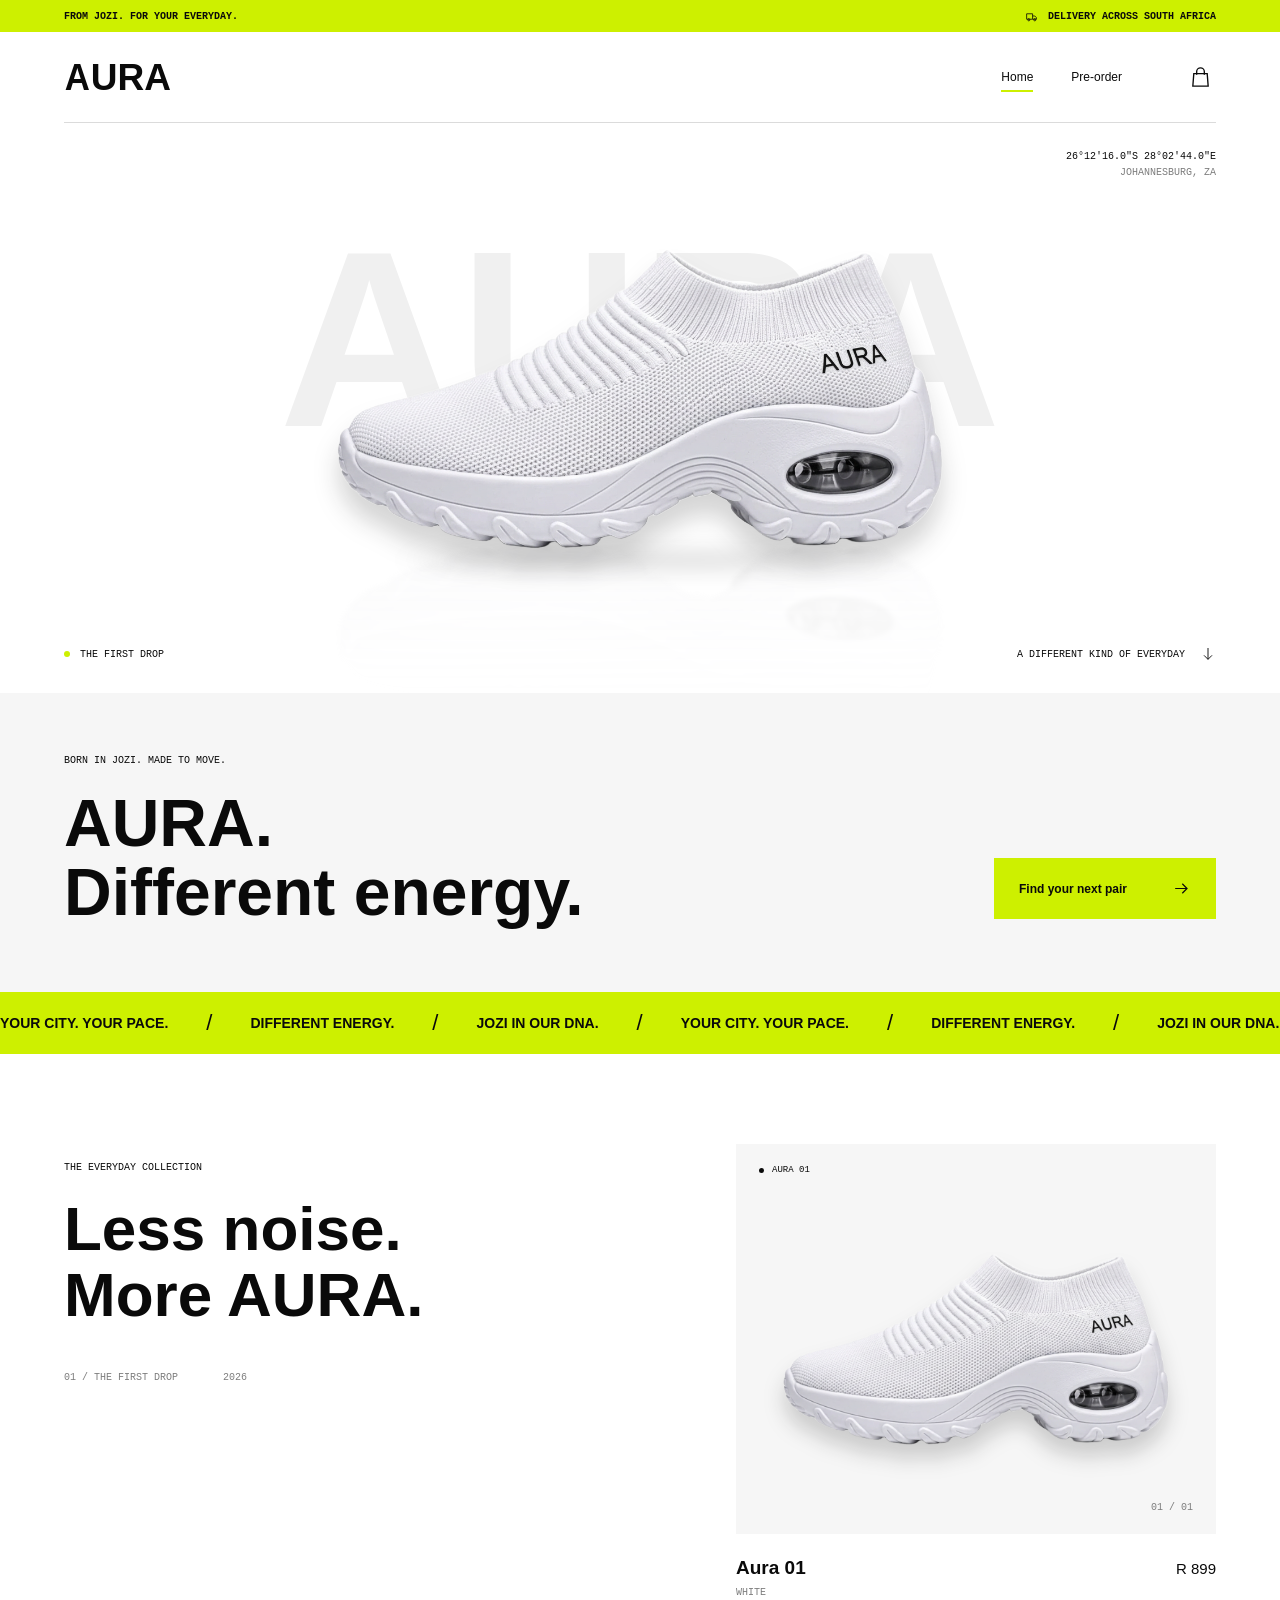
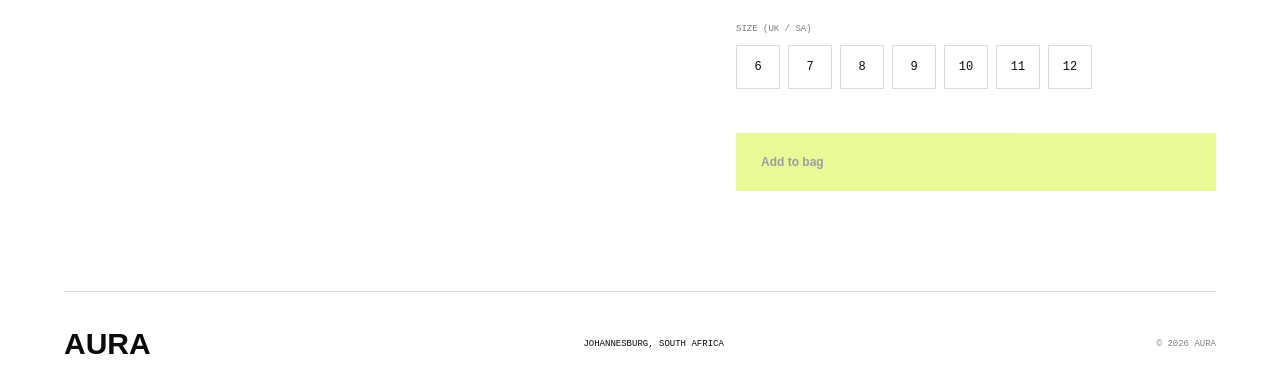
<file: index.html>
<!DOCTYPE html>
<html lang="en">
<head>
<meta charset="UTF-8"><meta name="viewport" content="width=device-width, initial-scale=1">
<title>AURA — Different energy. From Jozi.</title>
<meta name="description" content="Meet Aura 01. Different energy, from Johannesburg. R 899. Delivery across South Africa.">
<meta property="og:title" content="AURA — Different energy."><meta property="og:description" content="Meet Aura 01. From Jozi. For your everyday. R 899."><meta property="og:type" content="website"><meta name="twitter:card" content="summary_large_image">
<link rel="stylesheet" href="style.css"><script src="script.js" defer></script>
</head>
<body id="home">
<div class="announcement"><span>FROM JOZI. FOR YOUR EVERYDAY.</span><span><svg viewBox="0 0 24 24" fill="none" stroke="currentColor" stroke-width="1.5"><path d="M3 7h11v10H3zM14 11h4l3 3v3h-7"/><circle cx="7" cy="18" r="2"/><circle cx="18" cy="18" r="2"/></svg>DELIVERY ACROSS SOUTH AFRICA</span></div>
<header class="header"><a class="logo" href="#home"><span class="a">A</span>URA</a><nav><a href="#home">Home</a><a href="#collection">Pre-order</a></nav><a class="bag-button" href="cart.html" aria-label="Open bag" title="Bag"><svg viewBox="0 0 24 24" fill="none" stroke="currentColor" stroke-width="1.4"><path d="M5 8h14l1 13H4L5 8Z"/><path d="M8 9V6a4 4 0 0 1 8 0v3"/></svg><span class="bag-count" data-count="0">0</span></a></header>
<main>
<section class="hero">
<div class="coordinates">26°12′16.0″S 28°02′44.0″E<span>JOHANNESBURG, ZA</span></div>
<div class="watermark">AURA</div>
<div class="shoe-stage"><div class="ground-shadow"></div><div class="floating-shoe"><img class="shoe" data-sneaker alt="Aura 01" width="1264" height="848" draggable="false"><img class="reflection" data-sneaker alt="" width="1264" height="848" draggable="false"></div></div>
<div class="hero-bottom"><span class="drop-label">THE FIRST DROP</span><a class="scroll-link" href="#energy">A DIFFERENT KIND OF EVERYDAY<svg viewBox="0 0 24 24" fill="none" stroke="currentColor" stroke-width="1.4"><path d="M12 3v17M6 14l6 6 6-6"/></svg></a></div>
</section>
<section class="intro" id="energy"><div><p class="eyebrow">BORN IN JOZI. MADE TO MOVE.</p><h1>AURA.<span>Different energy.</span></h1></div><a href="#collection" class="cta">Find your next pair<svg viewBox="0 0 24 24" fill="none" stroke="currentColor" stroke-width="1.5"><path d="M4 12h15M13 6l6 6-6 6"/></svg></a></section>
<div class="marquee"><div class="marquee-track"><div class="marquee-group"><span>YOUR CITY. YOUR PACE.</span><span class="divider">/</span><span>DIFFERENT ENERGY.</span><span class="divider">/</span><span>JOZI IN OUR DNA.</span><span class="divider">/</span><span>YOUR CITY. YOUR PACE.</span><span class="divider">/</span><span>DIFFERENT ENERGY.</span><span class="divider">/</span><span>JOZI IN OUR DNA.</span><span class="divider">/</span></div><div class="marquee-group"><span>YOUR CITY. YOUR PACE.</span><span class="divider">/</span><span>DIFFERENT ENERGY.</span><span class="divider">/</span><span>JOZI IN OUR DNA.</span><span class="divider">/</span><span>YOUR CITY. YOUR PACE.</span><span class="divider">/</span><span>DIFFERENT ENERGY.</span><span class="divider">/</span><span>JOZI IN OUR DNA.</span><span class="divider">/</span></div></div></div>
<section class="collection" id="collection"><div class="collection-heading"><p class="eyebrow">THE EVERYDAY COLLECTION</p><h2>Less noise.<span>More AURA.</span></h2><div class="collection-index"><span>01 / THE FIRST DROP</span><span>2026</span></div></div><article class="product-card"><div class="product-image"><span class="product-tag">AURA 01</span><img data-sneaker alt="Aura 01 in white" width="1264" height="848" loading="lazy"><span class="product-number">01 / 01</span></div><div class="product-info"><div><h3>Aura 01</h3><p>WHITE</p></div><span class="price">R 899</span></div><div class="product-sizes"><span class="size-label">SIZE (UK / SA)</span><div class="size-options"><button class="size" data-size="6">6</button><button class="size" data-size="7">7</button><button class="size" data-size="8">8</button><button class="size" data-size="9">9</button><button class="size" data-size="10">10</button><button class="size" data-size="11">11</button><button class="size" data-size="12">12</button></div><button class="cta full add-to-bag" disabled>Add to bag</button></div></article></section>
</main>
<footer class="footer"><a href="#home" class="logo">AURA</a><p>JOHANNESBURG, SOUTH AFRICA</p><p class="copyright">© 2026 AURA</p></footer>
</body>
</html>
</file>
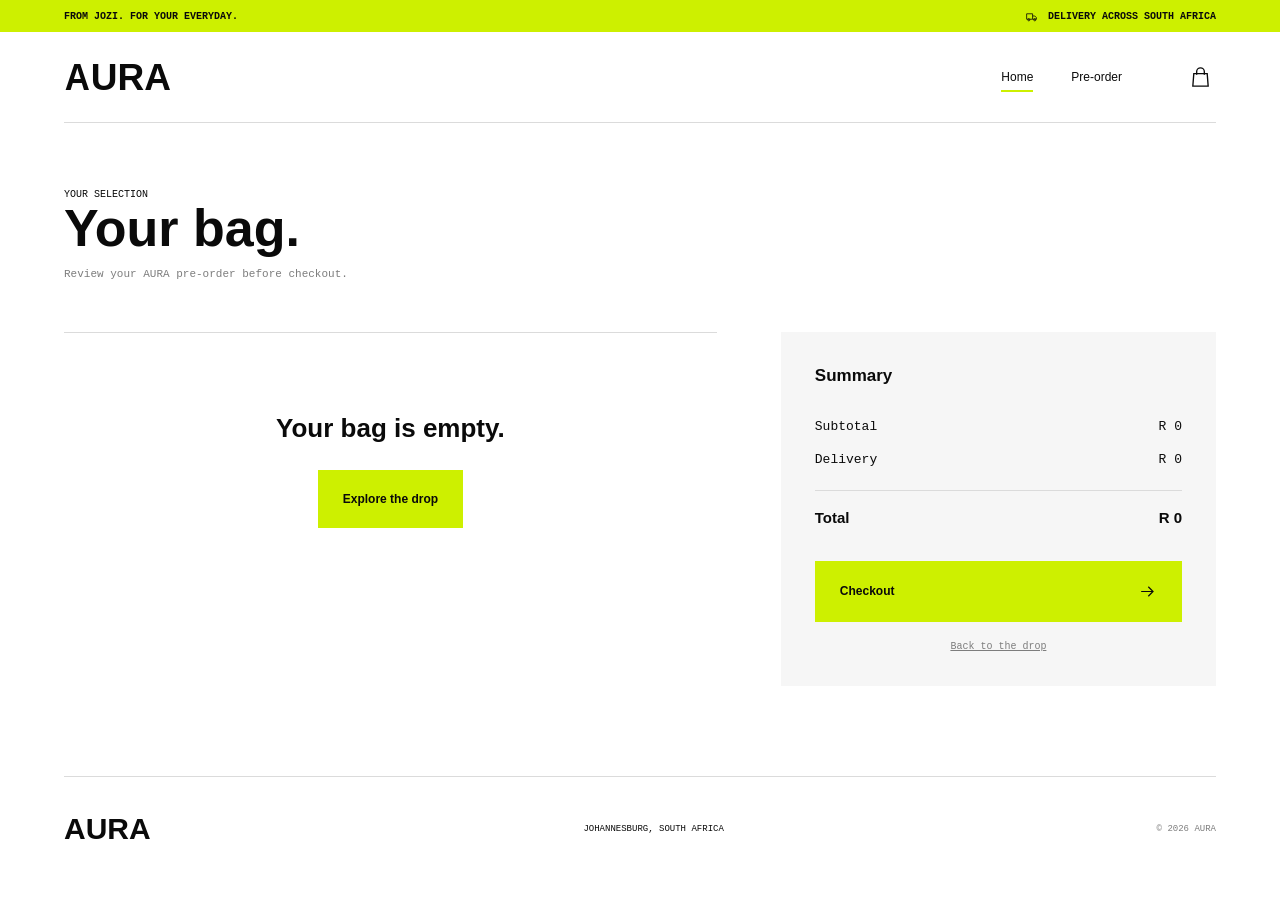
<file: cart.html>
<!DOCTYPE html>
<html lang="en">
<head>
<meta charset="UTF-8"><meta name="viewport" content="width=device-width, initial-scale=1">
<title>AURA — Your bag</title>
<link rel="stylesheet" href="style.css"><script src="script.js" defer></script>
</head>
<body id="cart">
<div class="announcement"><span>FROM JOZI. FOR YOUR EVERYDAY.</span><span><svg viewBox="0 0 24 24" fill="none" stroke="currentColor" stroke-width="1.5"><path d="M3 7h11v10H3zM14 11h4l3 3v3h-7"/><circle cx="7" cy="18" r="2"/><circle cx="18" cy="18" r="2"/></svg>DELIVERY ACROSS SOUTH AFRICA</span></div>
<header class="header"><a class="logo" href="index.html"><span class="a">A</span>URA</a><nav><a href="index.html">Home</a><a href="index.html#collection">Pre-order</a></nav><a class="bag-button" href="cart.html" aria-label="Open bag" title="Bag"><svg viewBox="0 0 24 24" fill="none" stroke="currentColor" stroke-width="1.4"><path d="M5 8h14l1 13H4L5 8Z"/><path d="M8 9V6a4 4 0 0 1 8 0v3"/></svg><span class="bag-count" data-count="0">0</span></a></header>
<main class="page-container">
<div class="page-heading"><span class="eyebrow">YOUR SELECTION</span><h1>Your bag.</h1><p>Review your AURA pre-order before checkout.</p></div>
<div class="cart-layout">
<div class="cart-items" id="cart-items"></div>
<aside class="order-summary">
<h2>Summary</h2>
<div class="summary-row"><span>Subtotal</span><span id="subtotal">R 0</span></div>
<div class="summary-row"><span>Delivery</span><span id="delivery">R 0</span></div>
<div class="summary-row total"><span>Total</span><span id="total">R 0</span></div>
<a class="cta full" href="checkout.html">Checkout<svg viewBox="0 0 24 24" fill="none" stroke="currentColor" stroke-width="1.5"><path d="M4 12h15M13 6l6 6-6 6"/></svg></a>
<a class="text-link" href="index.html#collection">Back to the drop</a>
</aside>
</div>
</main>
<footer class="footer"><a href="index.html" class="logo">AURA</a><p>JOHANNESBURG, SOUTH AFRICA</p><p class="copyright">© 2026 AURA</p></footer>
</body>
</html>
</file>
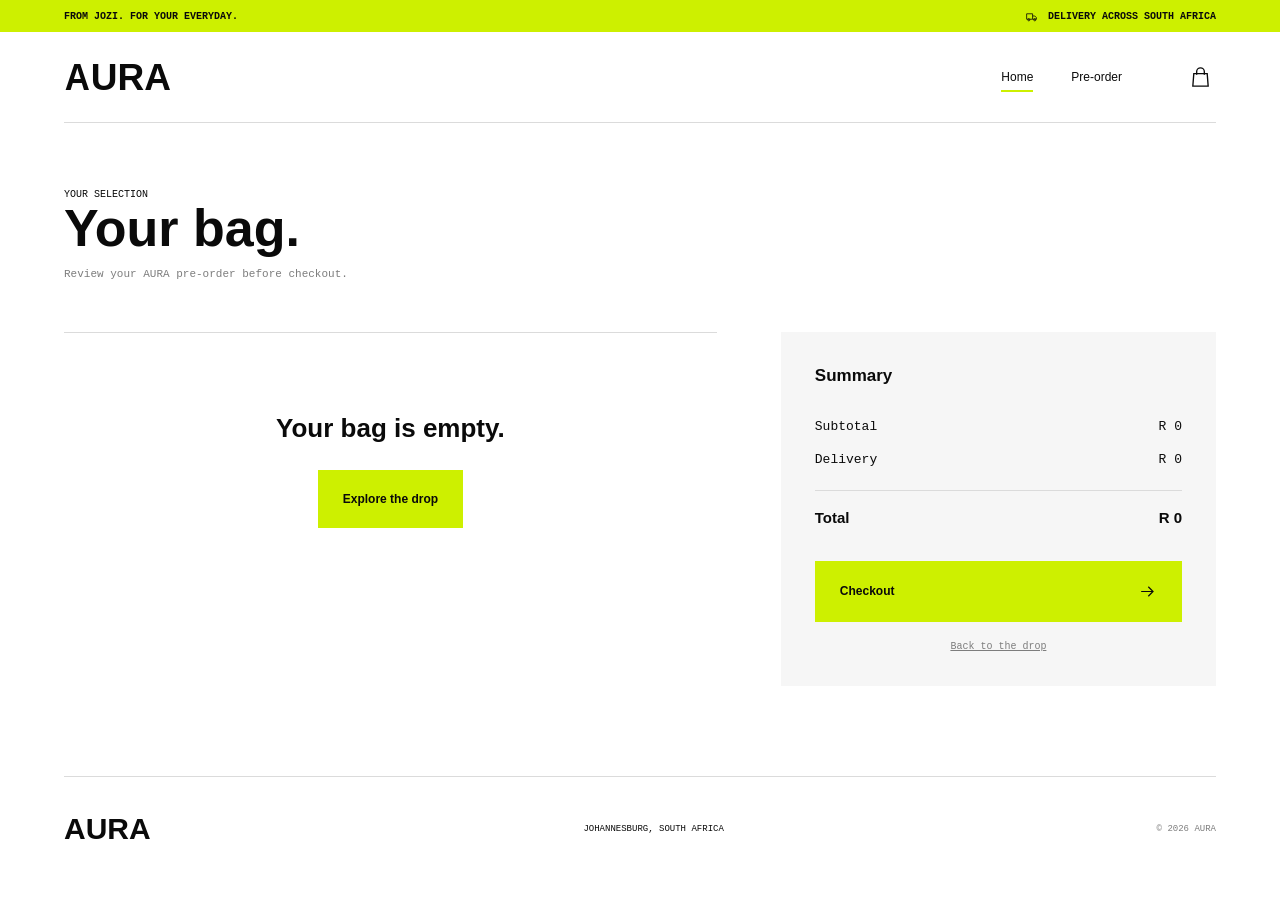
<file: checkout.html>
<!DOCTYPE html>
<html lang="en">
<head>
<meta charset="UTF-8"><meta name="viewport" content="width=device-width, initial-scale=1">
<title>AURA — Checkout</title>
<link rel="stylesheet" href="style.css"><script src="script.js" defer></script>
</head>
<body id="checkout">
<div class="announcement"><span>FROM JOZI. FOR YOUR EVERYDAY.</span><span><svg viewBox="0 0 24 24" fill="none" stroke="currentColor" stroke-width="1.5"><path d="M3 7h11v10H3zM14 11h4l3 3v3h-7"/><circle cx="7" cy="18" r="2"/><circle cx="18" cy="18" r="2"/></svg>DELIVERY ACROSS SOUTH AFRICA</span></div>
<header class="header"><a class="logo" href="index.html"><span class="a">A</span>URA</a><nav><a href="index.html">Home</a><a href="index.html#collection">Pre-order</a></nav><a class="bag-button" href="cart.html" aria-label="Open bag"><svg viewBox="0 0 24 24" fill="none" stroke="currentColor" stroke-width="1.4"><path d="M5 8h14l1 13H4L5 8Z"/><path d="M8 9V6a4 4 0 0 1 8 0v3"/></svg><span class="bag-count" data-count="0">0</span></a></header>
<main class="page-container">
<div id="checkout-view">
<div class="page-heading"><span class="eyebrow">ONE STEP CLOSER</span><h1>Make it yours.</h1><p>From Jozi to your doorstep.</p></div>
<form class="checkout-grid" id="checkout-form" novalidate>
<div class="checkout-fields">
<h2>01 — Your details</h2>
<label>Full name<input name="name" required minlength="2" placeholder="Full name"></label>
<div class="field-pair">
<label>Email address<input name="email" type="email" required placeholder="you@example.com"></label>
<label>Phone number<input name="phone" type="tel" required placeholder="082 123 4567"></label>
</div>
<h2>02 — Delivery address</h2>
<label>Street address<input name="street" required minlength="5" placeholder="Street number and name"></label>
<label>Apartment, building, etc. <span>(optional)</span><input name="apartment" placeholder="Apartment or building"></label>
<div class="field-pair">
<label>City<input name="city" required placeholder="Johannesburg"></label>
<label>Postal code<input name="postal" required inputmode="numeric" pattern="[0-9]{4}" placeholder="2000" maxlength="4"></label>
</div>
<div class="field-pair">
<label>Province<select name="province" required><option value="" disabled selected>Select province</option><option>Gauteng</option><option>Western Cape</option><option>KwaZulu-Natal</option><option>Eastern Cape</option><option>Free State</option><option>Limpopo</option><option>Mpumalanga</option><option>North West</option><option>Northern Cape</option></select></label>
<label>Country<input name="country" value="South Africa" readonly></label>
</div>
</div>
<aside class="order-summary">
<h2>Your pre-order</h2>
<div id="checkout-items"></div>
<div class="summary-row"><span>Subtotal</span><span id="subtotal">R 0</span></div>
<div class="summary-row"><span>Delivery</span><span id="delivery">R 0</span></div>
<div class="summary-row total"><span>Total</span><span id="total">R 0</span></div>
<p class="form-error" id="form-error" style="display:none"></p>
<button type="submit" class="cta full">Place pre-order<svg viewBox="0 0 24 24" fill="none" stroke="currentColor" stroke-width="1.5"><path d="M4 12h15M13 6l6 6-6 6"/></svg></button>
<p class="summary-note">Your details are safe</p>
<a class="text-link" href="cart.html">Back to your bag</a>
</aside>
</form>
</div>
<div id="checkout-done" style="display:none">
<div class="page-heading"><span class="eyebrow">ORDER RECEIVED</span><h1>Thank you.</h1><p>We'll be in touch soon to confirm your AURA pre-order.</p></div>
<a class="cta" href="index.html">Back to home<svg viewBox="0 0 24 24" fill="none" stroke="currentColor" stroke-width="1.5"><path d="M4 12h15M13 6l6 6-6 6"/></svg></a>
</div>
</main>
<footer class="footer"><a href="index.html" class="logo">AURA</a><p>JOHANNESBURG, SOUTH AFRICA</p><p class="copyright">© 2026 AURA</p></footer>
</body>
</html>
</file>
<file: style.css>
:root{--background:oklch(1 0 0);--foreground:oklch(.145 0 0);--accent:oklch(.897 .216 119.5);--surface:oklch(.972 0 0);--muted:oklch(.59 0 0);--line:oklch(.89 0 0);--watermark:oklch(.955 0 0);--shadow:oklch(.18 0 0 / .18);--overlay:oklch(.14 0 0 / .32);--font:Arial,Helvetica,sans-serif;--mono:'Courier New',monospace;--ease:cubic-bezier(.2,.75,.25,1)}
*{box-sizing:border-box}html{scroll-behavior:smooth;scroll-padding-top:30px}body{margin:0;background:var(--background);color:var(--foreground);font-family:var(--font);-webkit-font-smoothing:antialiased}button,a{-webkit-tap-highlight-color:transparent}a{color:inherit;text-decoration:none}button{font:inherit;color:inherit;cursor:pointer}button:focus-visible,a:focus-visible{outline:2px solid var(--foreground);outline-offset:6px}button{border:0}::selection{background:var(--accent);color:var(--foreground)}.announcement{height:32px;background:var(--accent);display:flex;justify-content:space-between;align-items:center;padding:0 5%;font-family:var(--mono);font-size:10px;font-weight:700;letter-spacing:0}.announcement span:last-child{display:flex;align-items:center;gap:10px}.announcement svg{width:13px;height:13px}.header{height:91px;margin:0 5%;display:flex;align-items:center;justify-content:space-between;border-bottom:1px solid var(--line)}.logo{font-family:Arial,Helvetica,sans-serif;font-weight:900;font-size:37px;line-height:1;letter-spacing:0;display:inline-block}.logo .a{display:inline-block;transform:scaleX(.94)}.header nav{display:flex;align-items:center;gap:38px;margin-left:auto;margin-right:62px;font-size:12px}.header nav a{padding:12px 0;position:relative}.header nav a:first-child:after{content:'';position:absolute;bottom:4px;left:0;width:100%;height:2px;background:var(--accent)}.bag-button{width:32px;height:38px;background:transparent;display:grid;place-items:center;position:relative}.bag-button svg{height:23px;width:23px}.bag-count{position:absolute;top:-2px;right:-6px;background:var(--accent);color:var(--foreground);font-family:var(--mono);font-size:9px;font-weight:700;width:15px;height:15px;border-radius:50%;display:grid;place-items:center;line-height:1}.bag-count[data-count="0"]{display:none}.hero{height:570px;position:relative;overflow:hidden;isolation:isolate;margin:0 5%;perspective:1100px}.coordinates{position:absolute;right:0;top:26px;font-family:var(--mono);font-size:10px;line-height:1.6;z-index:3;text-align:right}.coordinates span{color:var(--muted);display:block}.watermark{position:absolute;left:0;right:0;top:92px;text-align:center;font-size:250px;font-weight:900;line-height:1;color:var(--watermark);letter-spacing:0;user-select:none;z-index:-1}.shoe-stage{width:760px;max-width:85%;height:480px;position:absolute;top:20px;left:50%;transform:translateX(-50%);perspective:1100px}.floating-shoe{position:absolute;inset:0;transform-style:preserve-3d;transition:transform .65s var(--ease);will-change:transform}.shoe{width:100%;height:100%;object-fit:contain;display:block;filter:drop-shadow(0 20px 12px var(--shadow));user-select:none;pointer-events:none}.reflection{position:absolute;top:325px;left:0;width:100%;height:480px;object-fit:contain;transform:scaleY(-1);opacity:.095;mask-image:linear-gradient(to top,var(--foreground),transparent 50%);pointer-events:none;filter:blur(2px)}.ground-shadow{position:absolute;width:59%;height:24px;left:21%;bottom:51px;background:var(--shadow);filter:blur(19px);border-radius:50%;transform:scaleY(.6);pointer-events:none}.hero-bottom{position:absolute;bottom:31px;left:0;right:0;display:flex;align-items:center;justify-content:space-between;font-family:var(--mono);font-size:10px}.drop-label{display:flex;align-items:center;gap:10px}.drop-label:before{content:'';width:6px;height:6px;background:var(--accent);border-radius:50%}.scroll-link{display:flex;align-items:center;gap:15px}.scroll-link svg{width:16px;height:16px}.intro{padding:62px 5% 66px;background:var(--surface);display:flex;align-items:flex-end;justify-content:space-between;gap:30px}.eyebrow{font-family:var(--mono);font-size:10px;font-weight:400;margin:0 0 23px}.intro h1{font-size:66px;font-weight:700;line-height:1.04;margin:0;letter-spacing:0}.intro h1 span{display:block}.cta{display:inline-flex;align-items:center;justify-content:space-between;gap:45px;background:var(--accent);padding:21px 25px;font-size:12px;font-weight:600;min-height:58px;transition:transform .25s var(--ease),background .25s}.cta:hover{transform:translateY(-3px)}.cta svg{width:19px;height:19px}.intro .cta{margin-bottom:7px}.marquee{background:var(--accent);height:62px;overflow:hidden;display:flex;align-items:center}.marquee-track{display:flex;align-items:center;width:max-content;animation:marquee 32s linear infinite}.marquee-group{display:flex;align-items:center;white-space:nowrap;gap:38px;padding-right:38px;font-size:14px;font-weight:700}.marquee-group .divider{font-size:22px;font-weight:400}.collection{padding:90px 5% 100px;display:grid;grid-template-columns:1fr 1fr;gap:80px;align-items:start;scroll-margin-top:20px}.collection-heading{padding-top:18px}.collection h2{font-size:62px;line-height:1.06;margin:0;font-weight:700;letter-spacing:0}.collection h2 span{display:block}.collection-index{font-family:var(--mono);font-size:10px;display:flex;gap:45px;margin-top:44px;color:var(--muted)}.product-card{width:100%;max-width:480px;justify-self:end}.product-image{background:var(--surface);position:relative;aspect-ratio:1.23;display:flex;align-items:center;justify-content:center;overflow:hidden}.product-image img{width:95%;height:92%;object-fit:contain;transition:transform .6s var(--ease);filter:drop-shadow(0 15px 10px var(--shadow))}.product-card:hover .product-image img{transform:translateY(-7px) rotate(-3deg)}.product-tag{position:absolute;top:21px;left:23px;font-family:var(--mono);font-size:9px;z-index:1;display:flex;gap:8px;align-items:center}.product-tag:before{content:'';width:5px;height:5px;background:var(--foreground);border-radius:50%}.product-number{position:absolute;bottom:21px;right:23px;font-family:var(--mono);font-size:10px;color:var(--muted)}.product-info{display:flex;justify-content:space-between;align-items:flex-start;padding-top:23px}.product-info h3{font-size:19px;margin:0 0 8px;font-weight:600}.product-info p{font-family:var(--mono);font-size:10px;color:var(--muted);margin:0}.price{font-size:15px;padding-top:3px}.footer{border-top:1px solid var(--line);margin:0 5%;padding:37px 0 33px;display:flex;justify-content:space-between;align-items:center;gap:24px}.footer .logo{font-size:30px}.footer p{font-family:var(--mono);font-size:9px;margin:0}.footer .copyright{color:var(--muted)}@keyframes marquee{to{transform:translateX(-50%)}}@media(min-width:1550px){.hero{height:650px}.shoe-stage{width:900px;height:560px}.watermark{font-size:310px;top:100px}.reflection{top:390px;height:560px}.ground-shadow{bottom:63px}.intro{padding-top:72px;padding-bottom:72px}}@media(max-width:900px){.watermark{font-size:190px;top:110px}.hero{height:520px}.shoe-stage{top:40px;height:400px;max-width:96%}.reflection{top:270px;height:400px}.ground-shadow{bottom:40px}.intro h1{font-size:50px}.collection{gap:40px;padding-top:65px;padding-bottom:65px}.collection h2{font-size:46px}.cta{gap:25px}}@media(max-width:600px){.announcement{height:30px;padding:0 5%;font-size:7px}.announcement span:last-child{gap:5px}.announcement svg{width:10px}.header{height:75px}.logo{font-size:31px}.header nav{gap:21px;margin-right:23px;font-size:11px}.hero{height:400px}.coordinates{top:21px;font-size:8px}.watermark{font-size:112px;top:112px}.shoe-stage{width:520px;max-width:112%;height:300px;top:63px}.reflection{height:300px;top:201px}.ground-shadow{bottom:35px;height:16px}.hero-bottom{font-size:8px;bottom:24px}.scroll-link{gap:9px}.intro{padding:40px 5% 42px;align-items:flex-start;flex-direction:column;gap:29px}.eyebrow{font-size:9px;margin-bottom:18px}.intro h1{font-size:46px}.intro .cta{margin:0}.cta{min-height:52px;padding:17px 20px;gap:38px}.marquee{height:51px}.marquee-group{font-size:11px;gap:26px;padding-right:26px}.collection{grid-template-columns:1fr;padding:48px 5% 55px;gap:34px}.collection-heading{padding:0}.collection h2{font-size:45px}.collection-index{margin-top:23px}.product-card{max-width:none}.product-info{padding-top:19px}.footer{padding:28px 0;flex-wrap:wrap}.footer .logo{font-size:27px}.footer p{font-size:8px}.footer .copyright{width:100%;text-align:right;margin-top:-12px}.product-image{aspect-ratio:1.22}}@media(prefers-reduced-motion:reduce){html{scroll-behavior:auto}.marquee-track{animation:none}.floating-shoe,.product-image img,.cta{transition:none}}
.product-sizes{margin-top:26px}
.size-label{font-family:var(--mono);font-size:9px;color:var(--muted);display:block;margin-bottom:11px}
.size-options{display:flex;flex-wrap:wrap;gap:8px;margin-bottom:18px}
.size{background:transparent;border:1px solid var(--line);width:44px;height:44px;font-size:12px;font-family:var(--mono);transition:border-color .2s,background .2s}
.size:hover{border-color:var(--foreground)}
.size.active{background:var(--foreground);color:var(--background);border-color:var(--foreground)}
.add-to-bag{width:100%;justify-content:center}
.add-to-bag:disabled{opacity:.4;cursor:not-allowed}
.page-container{padding:60px 5% 90px;min-height:calc(100vh - 250px)}
.page-heading{margin-bottom:52px}
.page-heading h1{font-size:52px;font-weight:700;margin:0 0 12px;line-height:1.05}
.page-heading p{font-family:var(--mono);font-size:11px;color:var(--muted);margin:0}
.cart-layout{display:grid;grid-template-columns:1.5fr 1fr;gap:64px;align-items:start}
.cart-items{display:flex;flex-direction:column;border-top:1px solid var(--line)}
.cart-item{display:grid;grid-template-columns:120px 1fr auto;gap:22px;padding:26px 0;border-bottom:1px solid var(--line);align-items:center}
.cart-item img{width:120px;height:90px;object-fit:contain;background:var(--surface);padding:8px}
.cart-item-info h3{font-size:17px;margin:0 0 6px;font-weight:600}
.cart-item-info p{font-family:var(--mono);font-size:10px;color:var(--muted);margin:0 0 8px}
.cart-item-qty{display:flex;align-items:center;gap:10px;font-family:var(--mono);font-size:11px;margin-bottom:6px}
.cart-item-qty button{background:transparent;width:24px;height:24px;border:1px solid var(--line);font-size:14px;display:grid;place-items:center}
.cart-item-price{font-size:15px;text-align:right}
.cart-item-remove{background:transparent;font-family:var(--mono);font-size:9px;color:var(--muted);text-decoration:underline}
.order-summary{background:var(--surface);padding:34px;position:sticky;top:30px}
.order-summary h2{font-size:17px;font-weight:600;margin:0 0 24px}
.summary-row{display:flex;justify-content:space-between;font-size:13px;padding:9px 0;font-family:var(--mono)}
.summary-row.total{border-top:1px solid var(--line);margin-top:14px;padding-top:18px;font-size:15px;font-weight:700;font-family:var(--font)}
.cta.full{width:100%;justify-content:space-between;margin-top:26px}
.text-link{display:block;text-align:center;margin-top:19px;font-family:var(--mono);font-size:10px;color:var(--muted);text-decoration:underline}
.empty-bag{text-align:center;padding:80px 0}
.empty-bag h2{font-size:26px;margin:0 0 26px;font-weight:600}
@media(max-width:900px){.cart-layout{grid-template-columns:1fr;gap:42px}.order-summary{position:static}.page-heading h1{font-size:42px}}
@media(max-width:600px){.page-container{padding:38px 5% 60px}.page-heading h1{font-size:34px}.cart-item{grid-template-columns:80px 1fr;gap:14px}.cart-item img{width:80px;height:64px}.cart-item-price{grid-column:2;text-align:left;margin-top:6px}.order-summary{padding:24px}}

.checkout-grid{display:grid;grid-template-columns:1.4fr 1fr;gap:64px;align-items:start}
.checkout-fields h2{font-family:var(--mono);font-size:10px;font-weight:400;letter-spacing:.08em;margin:34px 0 22px;color:var(--muted)}
.checkout-fields h2:first-child{margin-top:0}
.checkout-fields label{display:block;font-family:var(--mono);font-size:10px;margin-bottom:19px}
.checkout-fields label span{color:var(--muted)}
.checkout-fields input,.checkout-fields select{display:block;width:100%;border:0;border-bottom:1px solid var(--line);background:transparent;padding:13px 0;font-size:14px;font-family:var(--font);color:var(--foreground);margin-top:5px}
.checkout-fields input:focus,.checkout-fields select:focus{outline:0;border-bottom-color:var(--foreground)}
.field-pair{display:grid;grid-template-columns:1fr 1fr;gap:34px}
.checkout-item{display:flex;justify-content:space-between;font-size:12px;padding:11px 0;border-bottom:1px solid var(--line);margin-bottom:5px}
.checkout-item strong{font-weight:600;display:block;margin-bottom:3px}
.checkout-item p{font-family:var(--mono);font-size:9px;color:var(--muted);margin:0}
.summary-note{font-family:var(--mono);font-size:9px;color:var(--muted);margin:14px 0 0;text-align:center}
.form-error{color:#c00;font-size:11px;font-family:var(--mono);margin:14px 0}
@media(max-width:900px){.checkout-grid{grid-template-columns:1fr;gap:42px}}
@media(max-width:600px){.field-pair{grid-template-columns:1fr;gap:0}}
</file>
